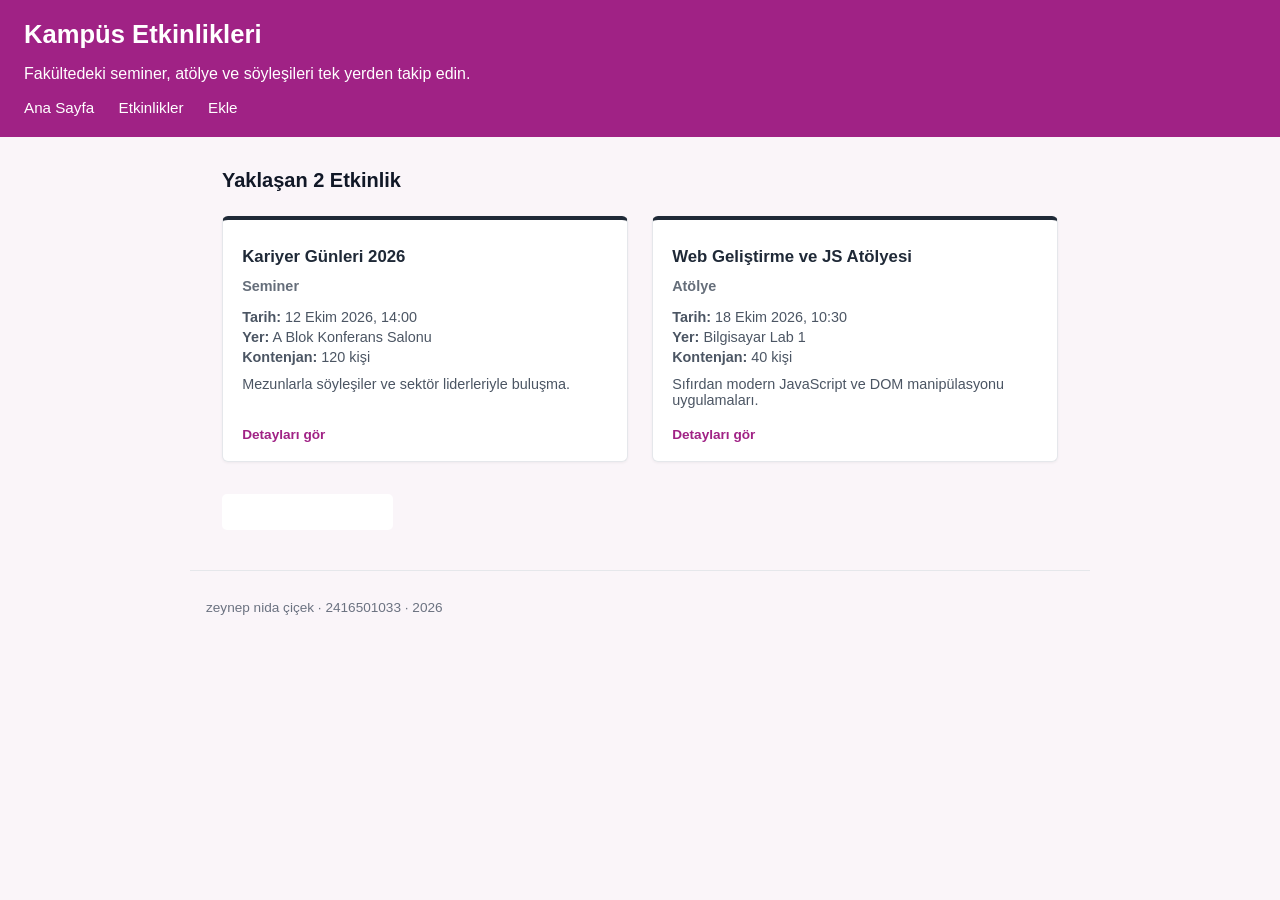
<file: index.html>
<!DOCTYPE html>
<html lang="tr">
<head>
  <meta charset="UTF-8">
  <meta name="viewport" content="width=device-width, initial-scale=1.0">
  <title>Kampüs Etkinlikleri</title>
  <link rel="stylesheet" href="2416501033.css">
  <script type="module" src="js/event-list.js"></script>
</head>
<body>

  <header>
    <h1>Kampüs Etkinlikleri</h1>
    <p>Fakültedeki seminer, atölye ve söyleşileri tek yerden takip edin.</p>
    <nav>
      <a href="index.html" class="active">Ana Sayfa</a>
      <a href="etkinlikler.html">Etkinlikler</a>
      <a href="etkinlik-ekle.html">Ekle</a>
    </nav>
  </header>

  <main>
    <div class="ana-sayfa-icerik">
      <h2>Yaklaşan 2 Etkinlik</h2>

      <!-- JS'in 2 kartı basacağı alan -->
      <section id="etkinlik-listesi" class="etkinlik-listesi" data-limit="2"></section>

      <div class="tumunu-gor-alani">
        <a href="etkinlikler.html" class="btn-tumunu-gor">Tüm etkinlikleri gör</a>
      </div>
    </div>
  </main>

  <footer>
    <p>zeynep nida çiçek · 2416501033 · 2026</p>
  </footer>

</body>
</html>
</file>
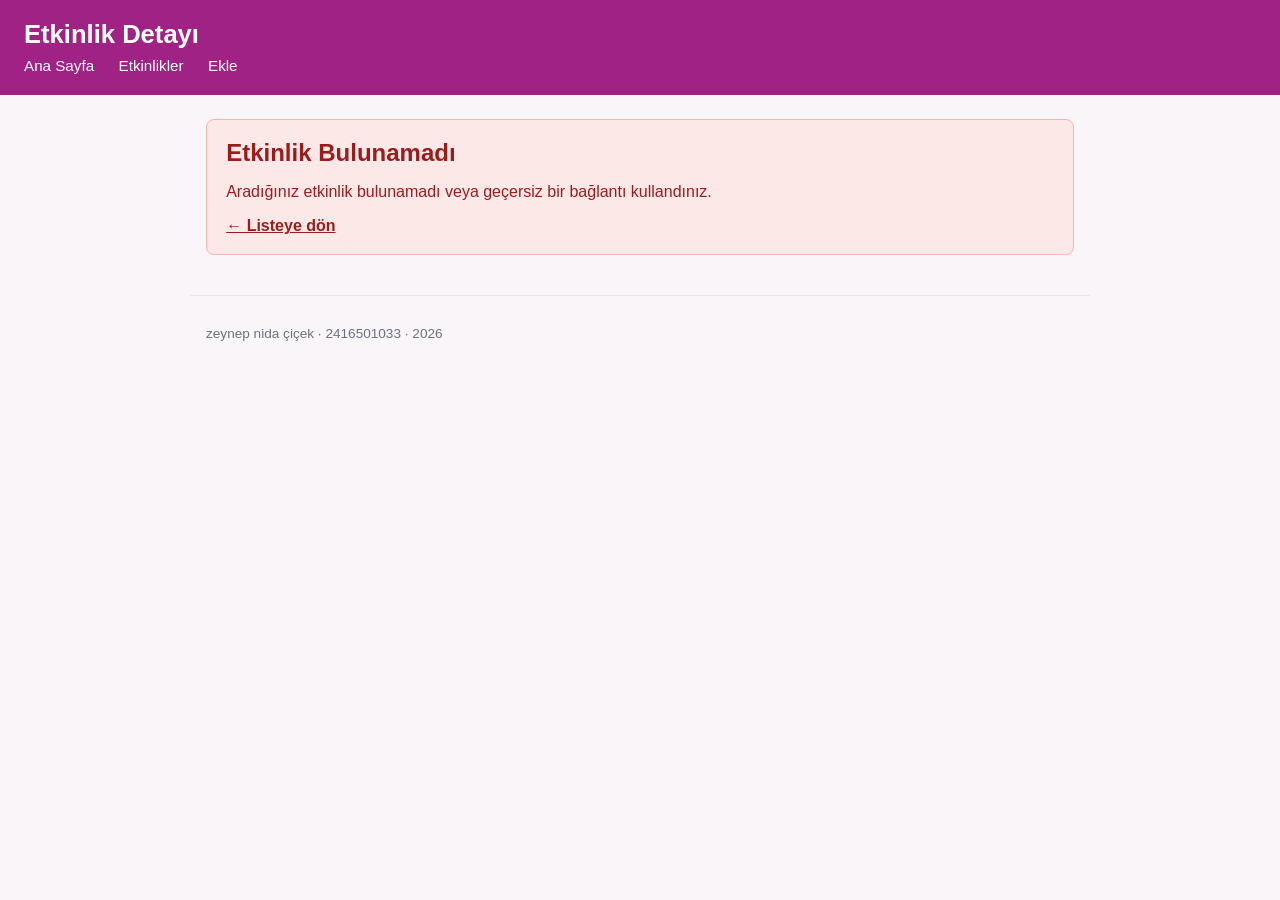
<file: etkinlik-detay.html>
<!DOCTYPE html>
<html lang="tr">
<head>
  <meta charset="UTF-8">
  <meta name="viewport" content="width=device-width, initial-scale=1.0">
  <title>Etkinlik Detayı</title>
  <link rel="stylesheet" href="2416501033.css">
  <script type="module" src="js/event-detail.js"></script>
</head>
<body>

  <header>
    <h1 id="baslik">Etkinlik Detayı</h1>
    <nav>
      <a href="index.html">Ana Sayfa</a>
      <a href="etkinlikler.html">Etkinlikler</a>
      <a href="etkinlik-ekle.html">Ekle</a>
    </nav>
  </header>

  <main>
    <!-- Adım 8 gereği id="detay" olan boş container -->
    <div id="detay"></div>
  </main>

  <footer>
    <p>zeynep nida çiçek · 2416501033 · 2026</p>
  </footer>

</body>
</html>
</file>
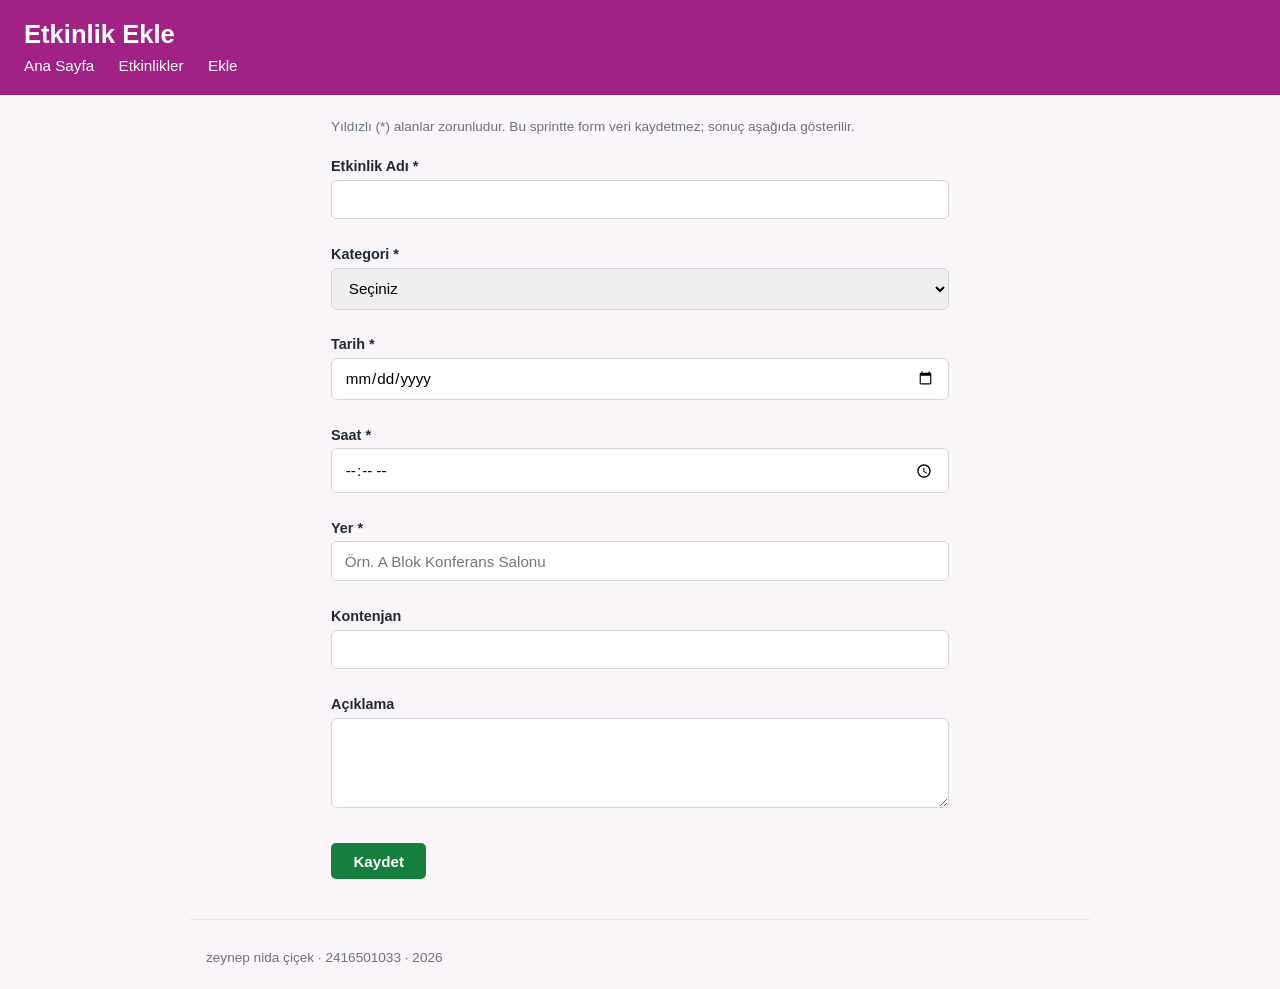
<file: etkinlik-ekle.html>
<!DOCTYPE html>
<html lang="tr">
<head>
  <meta charset="UTF-8">
  <meta name="viewport" content="width=device-width, initial-scale=1.0">
  <title>Etkinlik Ekle</title>
  <link rel="stylesheet" href="2416501033.css">
  <script type="module" src="js/event-form.js"></script>
</head>
<body>

  <header>
    <h1>Etkinlik Ekle</h1>
    <nav>
      <a href="index.html">Ana Sayfa</a>
      <a href="etkinlikler.html">Etkinlikler</a>
      <a href="etkinlik-ekle.html" class="active">Ekle</a>
    </nav>
  </header>

  <main class="form-sayfasi">
    <p class="bilgi-notu">Yıldızlı (*) alanlar zorunludur. Bu sprintte form veri kaydetmez; sonuç aşağıda gösterilir.</p>

    <form id="etkinlik-formu" novalidate>
      <div class="form-grup">
        <label for="ad">Etkinlik Adı *</label>
        <input type="text" id="ad" name="ad">
        <span id="ad-hata" class="hata-mesaj"></span>
      </div>

      <div class="form-grup">
        <label for="kategori">Kategori *</label>
        <select id="kategori" name="kategori">
          <option value="">Seçiniz</option>
          <option value="Seminer">Seminer</option>
          <option value="Atölye">Atölye</option>
          <option value="Söyleşi">Söyleşi</option>
        </select>
        <span id="kategori-hata" class="hata-mesaj"></span>
      </div>

      <div class="form-grup">
        <label for="tarih">Tarih *</label>
        <input type="date" id="tarih" name="tarih">
        <span id="tarih-hata" class="hata-mesaj"></span>
      </div>

      <div class="form-grup">
        <label for="saat">Saat *</label>
        <input type="time" id="saat" name="saat">
        <span id="saat-hata" class="hata-mesaj"></span>
      </div>

      <div class="form-grup">
        <label for="yer">Yer *</label>
        <input type="text" id="yer" name="yer" placeholder="Örn. A Blok Konferans Salonu">
        <span id="yer-hata" class="hata-mesaj"></span>
      </div>

      <div class="form-grup">
        <label for="kapasite">Kontenjan</label>
        <input type="number" id="kapasite" name="kapasite">
        <span id="kapasite-hata" class="hata-mesaj"></span>
      </div>

      <div class="form-grup">
        <label for="aciklama">Açıklama</label>
        <textarea id="aciklama" name="aciklama" rows="4"></textarea>
        <span id="aciklama-hata" class="hata-mesaj"></span>
      </div>

      <button type="submit" class="btn-kaydet">Kaydet</button>
    </form>
    <div id="form-mesaj"></div>
  </main>

  <footer>
    <p>zeynep nida çiçek · 2416501033 · 2026</p>
  </footer>

</body>
</html>
</file>
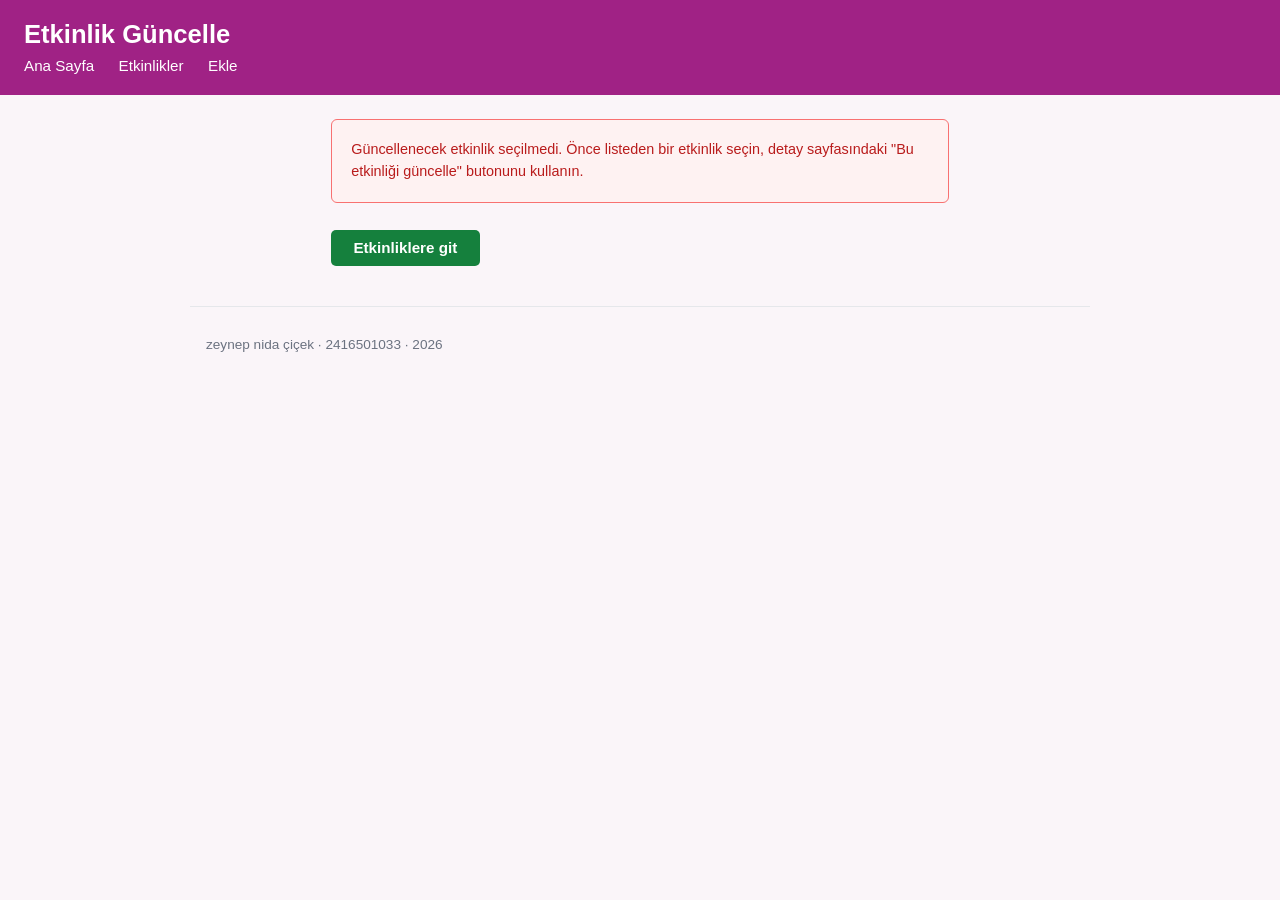
<file: etkinlik-guncelle.html>
<!DOCTYPE html>
<html lang="tr">
<head>
  <meta charset="UTF-8">
  <meta name="viewport" content="width=device-width, initial-scale=1.0">
  <title>Etkinlik Güncelle</title>
  <link rel="stylesheet" href="2416501033.css">
  <script type="module" src="js/event-form.js"></script>
</head>
<body>

  <header>
    <h1>Etkinlik Güncelle</h1>
    <nav>
      <a href="index.html">Ana Sayfa</a>
      <a href="etkinlikler.html">Etkinlikler</a>
      <a href="etkinlik-ekle.html">Ekle</a>
    </nav>
  </header>

  <main class="form-sayfasi">
    <!-- id yoksa JS buraya kırmızı uyarı kutusunu koyacak -->
    <div id="guncelle-uyari"></div>

    <!-- id varsa bu form görünecek, yoksa JS formu gizleyecek -->
    <div id="guncelle-form-kapsayici">
      <p class="bilgi-notu">Alanlar mevcut etkinliğin bilgileriyle dolu gelir. Bu sprintte form veri güncellemez.</p>

      <form id="etkinlik-formu" novalidate>
        <div class="form-grup">
          <label for="ad">Etkinlik Adı *</label>
          <input type="text" id="ad" name="ad">
          <span id="ad-hata" class="hata-mesaj"></span>
        </div>

        <div class="form-grup">
          <label for="kategori">Kategori *</label>
          <select id="kategori" name="kategori">
            <option value="">Seçiniz</option>
            <option value="Seminer">Seminer</option>
            <option value="Atölye">Atölye</option>
            <option value="Söyleşi">Söyleşi</option>
          </select>
          <span id="kategori-hata" class="hata-mesaj"></span>
        </div>

        <div class="form-grup">
          <label for="tarih">Tarih *</label>
          <input type="date" id="tarih" name="tarih">
          <span id="tarih-hata" class="hata-mesaj"></span>
        </div>

        <div class="form-grup">
          <label for="saat">Saat *</label>
          <input type="time" id="saat" name="saat">
          <span id="saat-hata" class="hata-mesaj"></span>
        </div>

        <div class="form-grup">
          <label for="yer">Yer *</label>
          <input type="text" id="yer" name="yer" placeholder="Örn. A Blok Konferans Salonu">
          <span id="yer-hata" class="hata-mesaj"></span>
        </div>

        <div class="form-grup">
          <label for="kapasite">Kontenjan</label>
          <input type="number" id="kapasite" name="kapasite">
          <span id="kapasite-hata" class="hata-mesaj"></span>
        </div>

        <div class="form-grup">
          <label for="aciklama">Açıklama</label>
          <textarea id="aciklama" name="aciklama" rows="4"></textarea>
          <span id="aciklama-hata" class="hata-mesaj"></span>
        </div>

        <button type="submit" class="btn-kaydet">Güncelle</button>
      </form>

      <div id="form-mesaj"></div>
    </div>
  </main>

  <footer>
    <p>zeynep nida çiçek · 2416501033 · 2026</p>
  </footer>

</body>
</html>
</file>
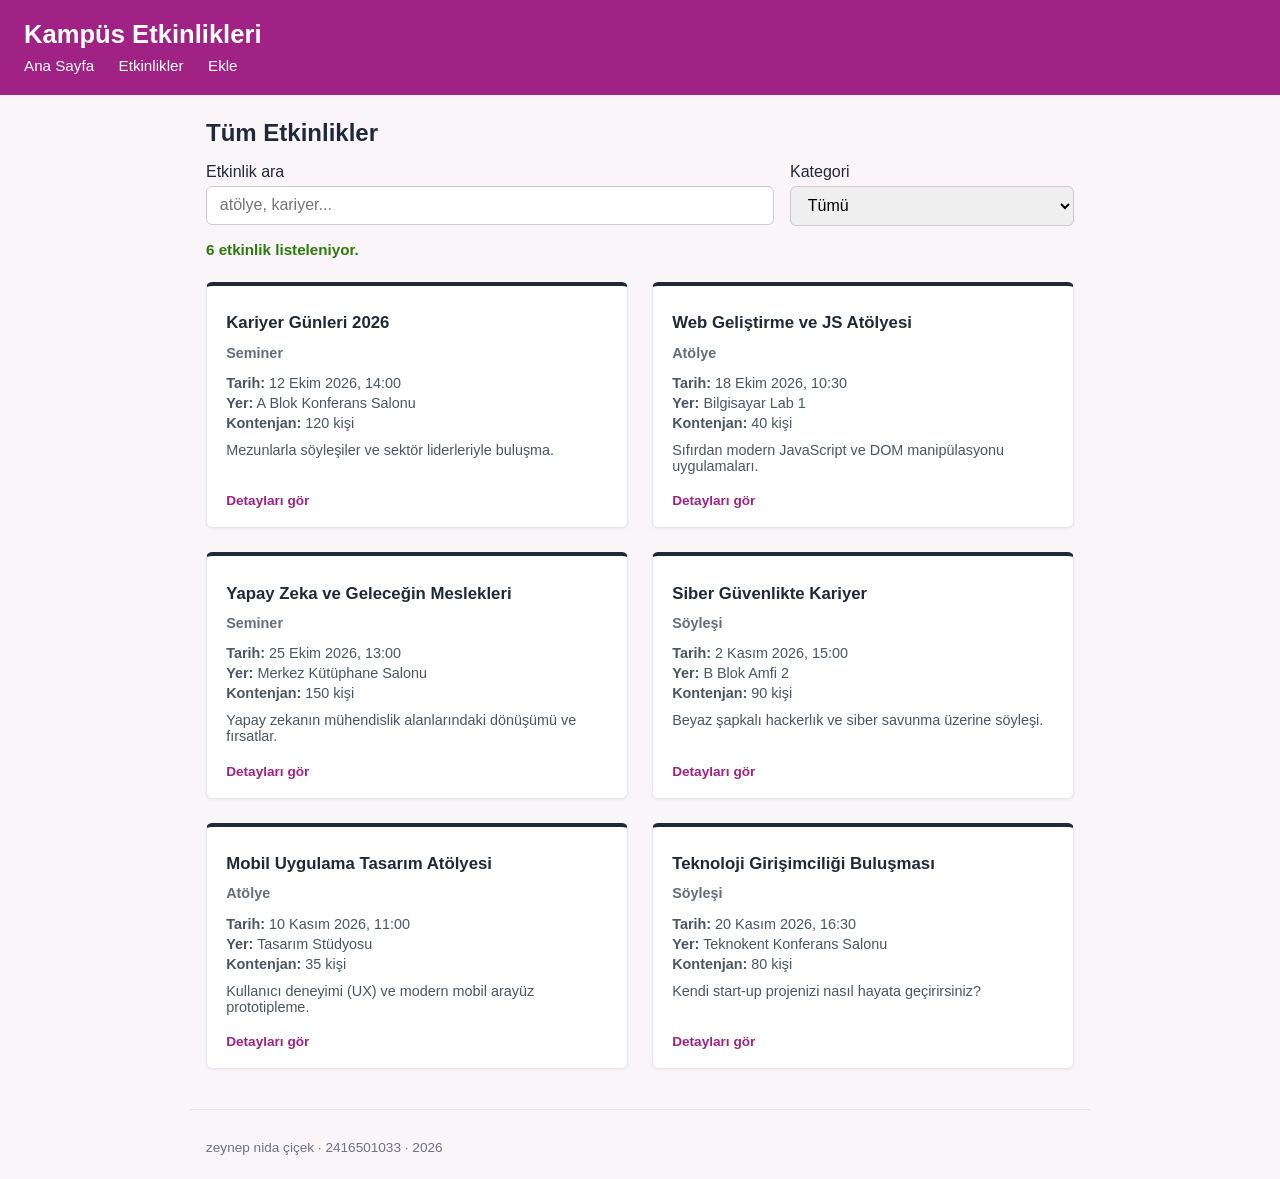
<file: etkinlikler.html>
<!DOCTYPE html>
<html lang="tr">
<head>
  <meta charset="UTF-8">
  <meta name="viewport" content="width=device-width, initial-scale=1.0">
  <title>Tüm Etkinlikler</title>
  <link rel="stylesheet" href="2416501033.css">
  <script type="module" src="js/event-list.js"></script>
</head>
<body>

  <header>
    <h1>Kampüs Etkinlikleri</h1>
    <nav>
      <a href="index.html">Ana Sayfa</a>
      <a href="etkinlikler.html">Etkinlikler</a>
      <a href="etkinlik-ekle.html">Ekle</a>
    </nav>
  </header>

  <main>
    <h2>Tüm Etkinlikler</h2>


    <form id="filtre-formu" class="filtre">
      <div class="filtre-grup">
        <label for="arama">Etkinlik ara</label>
        <input type="search" id="arama" placeholder="atölye, kariyer...">
      </div>

      <div class="filtre-grup">
        <label for="kategori-filtre">Kategori</label>
        <select id="kategori-filtre">
          <option value="">Tümü</option>
        </select>
      </div>
    </form>
    <p id="sonuc"></p>

    
    <section id="etkinlik-listesi" class="etkinlik-listesi"></section>
  </main>

  <footer>
    <p>zeynep nida çiçek · 2416501033 · 2026</p>
  </footer>

</body>
</html>
</file>
<file: 2416501033.css>
/* Zeynep Nida Çiçek-2416501033 */
:root {
  --no: 2416501033;
  --ton: mod(var(--no), 360);
  --renk-ana: hsl(var(--ton) 65% 38%);
  --renk-zemin: hsl(var(--ton) 30% 97%);
  --font: "Trebuchet MS", sans-serif;
  --bosluk-m: 1rem;  --kose: 8px;
}
body { font-family: var(--font); }

body {
  font-family: var(--font);
  background-color: var(--renk-zemin);
  margin: 0;
  padding: 0;
  color: #1f2937;
}
header {
  background-color: var(--renk-ana);
  color: #ffffff;
  padding: 1.25rem 1.5rem;
}
* {
  box-sizing: border-box;
}

header h1 {
  margin: 0 0 0.5rem 0;
  font-size: 1.6rem;
  color: #ffffff;
}

header nav a {
  color: #ffffff;
  text-decoration: none;
  margin-right: 1.25rem;
  font-size: 0.95rem;
}

header nav a:hover {
  text-decoration: underline;
}

main {
  max-width: 900px;
  margin: 1.5rem auto;
  padding: 0 1rem;
}

main h2 {
  margin-top: 0;
  margin-bottom: 1rem;
}

/* Grid Kartlar */
.etkinlikler {
  display: grid;
  gap: var(--bosluk-m);
  grid-template-columns: 1fr;
}

@media (min-width: 650px) {
  .etkinlikler {
    grid-template-columns: repeat(3, 1fr);
  }
}

.kart {
  background: #ffffff;
  border: 1px solid #d1d5db;
  border-radius: var(--kose);
  padding: var(--bosluk-m);
}

.kart h3 {
  margin-top: 0;
  margin-bottom: 0.4rem;
  font-size: 1.1rem;
}

.kart p {
  color: #4b5563;
  margin: 0.2rem 0;
  font-size: 0.9rem;
}

.kart a {
  display: inline-block;
  margin-top: 0.5rem;
  color: var(--renk-ana);
  text-decoration: none;
  font-weight: bold;
}

footer {
  max-width: 900px;
  margin: 2.5rem auto 1.5rem auto;
  padding: 1rem 1rem 0 1rem;
  border-top: 1px solid #e5e7eb;
  font-size: 0.85rem;
  color: #6b7280;
}
.images-alani image{
  width: 100%;
  max-height: 250px;
  object-fit: cover;
  border-radius: var(--kose);
  display: block;
}
.filtre {
  display: grid;
  grid-template-columns: 1fr; 
  gap: 1rem;
  margin-bottom: 0.5rem;
}

.filtre-grup {
  display: flex;
  flex-direction: column;
  gap: 0.3rem;
}

.filtre-grup input,
.filtre-grup select {
  padding: 0.6rem 0.8rem;
  border: 1px solid #ccc;
  border-radius: 6px;
  font-size: 1rem;
}

#sonuc {
  font-size: 0.95rem;
  color: #2b7a0b;
  font-weight: 600;
  margin-bottom: 1.5rem;
}

@media (min-width: 600px) {
  .filtre {
    grid-template-columns: 2fr 1fr;
  }
}

.hata-mesaj {
  display: block;
  color: #e02424;
  font-size: 0.85rem;
  margin-top: 4px;
}

[aria-invalid="true"] {
  border-color: #e02424 !important;
  background-color: #fdf2f2;
}
/* SPRINT 3 GÖRÜNÜM UYUMLULUĞU */

/* Kart Stilleri */
.etkinlik-listesi {
  display: grid;
  grid-template-columns: repeat(auto-fit, minmax(280px, 1fr));
  gap: 1.5rem;
  margin: 1.5rem 0;
}

.kart {
  border: 1px solid #d1d5db;
  border-radius: 6px;
  padding: 1.2rem;
  background: #ffffff;
  display: flex;
  flex-direction: column;
  gap: 0.4rem;
}

.kategori-etiket {
  color: #15803d;
  font-weight: 600;
  font-size: 0.9rem;
  margin: 0;
}

.bilgi-satir {
  font-size: 0.88rem;
  color: #374151;
  margin: 0;
}

.aciklama {
  font-size: 0.85rem;
  color: #4b5563;
  margin-top: 0.4rem;
  flex-grow: 1;
}

.detay-link {
  color: #15803d;
  font-weight: bold;
  text-decoration: underline;
  margin-top: 0.8rem;
  font-size: 0.9rem;
}

/* Butonlar */
.btn-primary, .btn-secondary {
  display: inline-block;
  padding: 0.5rem 1rem;
  border-radius: 4px;
  text-decoration: none;
  font-size: 0.9rem;
  font-weight: 600;
  border: none;
  cursor: pointer;
}

.btn-primary {
  background-color: #15803d;
  color: white;
}

.btn-secondary {
  background-color: #15803d;
  color: white;
}

.buton-alani {
  margin-top: 1.5rem;
}

/* Detay Sayfası Yerleşimi (Afiş solda, Künye sağda) */
.detay-izgara {
  display: grid;
  grid-template-columns: 1fr;
  gap: 2rem;
  margin-top: 1.5rem;
}

@media (min-width: 768px) {
  .detay-izgara {
    grid-template-columns: 1.2fr 1fr;
  }
}

.afis-kutusu {
  background-color: #1e293b;
  color: white;
  padding: 3rem 1.5rem;
  border-radius: 6px;
  text-align: center;
}

.detay-afis figcaption {
  font-size: 0.8rem;
  color: #6b7280;
  margin-top: 0.4rem;
}

.detay-kunye-alani {
  border: 1px solid #e5e7eb;
  padding: 1rem 1.5rem;
  border-radius: 6px;
  height: fit-content;
}

.kunye-dl {
  display: grid;
  grid-template-columns: auto 1fr;
  gap: 0.6rem 1.2rem;
  font-size: 0.9rem;
}

.kunye-dl dt {
  font-weight: 600;
  color: #4b5563;
}

.detay-aciklama-alani {
  margin-top: 1.5rem;
}

.detay-butonlar {
  display: flex;
  gap: 1rem;
  margin-top: 1rem;
}
/* FORM SAYFASI STİLLERİ */
.form-sayfasi {
  max-width: 650px;
  margin: 1.5rem auto;
  padding: 0 1rem;
}

.bilgi-notu {
  font-size: 0.85rem;
  color: #6b7280;
  margin-bottom: 1.5rem;
}

#etkinlik-formu {
  display: flex;
  flex-direction: column;
  gap: 1.2rem;
}

.form-grup {
  display: flex;
  flex-direction: column;
  gap: 0.35rem;
  width: 100%;
}

.form-grup label {
  font-weight: 600;
  font-size: 0.9rem;
  color: #1f2937;
}

.form-grup input,
.form-grup select,
.form-grup textarea {
  width: 100%;
  padding: 0.65rem 0.8rem;
  border: 1px solid #d1d5db;
  border-radius: 6px;
  font-size: 0.95rem;
  box-sizing: border-box;
  font-family: inherit;
}

.form-grup textarea {
  resize: vertical;
}

/* Hata durumunda kırmızı çerçeve */
[aria-invalid="true"] {
  border-color: #e02424 !important;
  background-color: #fff8f8;
}

.hata-mesaj {
  color: #e02424;
  font-size: 0.78rem;
  margin-top: 2px;
}

/* Buton */
.btn-kaydet {
  background-color: #15803d;
  color: #ffffff;
  padding: 0.6rem 1.4rem;
  border: none;
  border-radius: 5px;
  font-size: 0.95rem;
  font-weight: 600;
  cursor: pointer;
  align-self: flex-start;
  margin-top: 0.5rem;
}

.basari-kutu {
  margin-top: 1.5rem;
  border: 1.5px solid #22c55e;
  border-radius: 6px;
  padding: 1rem 1.2rem;
  background-color: #ffffff;
}

.basari-kutu p {
  color: #15803d;
  font-size: 0.85rem;
  font-weight: 600;
  margin: 0 0 0.5rem 0;
}

.basari-kutu pre {
  margin: 0;
  font-family: monospace;
  font-size: 0.85rem;
  color: #111827;
  white-space: pre-wrap;
}
/* ANA SAYFA VE KART DÜZENİ */
.ana-sayfa-icerik {
  max-width: 900px;
  margin: 2rem auto;
  padding: 0 1rem;
}

.ana-sayfa-icerik h2 {
  font-size: 1.25rem;
  font-weight: 700;
  margin-bottom: 1.2rem;
  color: #111827;
}

.etkinlik-listesi {
  display: grid;
  grid-template-columns: repeat(auto-fit, minmax(320px, 1fr));
  gap: 1.5rem;
}

.kart {
  background: #ffffff;
  border: 1px solid #e5e7eb;
  border-top: 4px solid currentColor; /* Slaytta kartın üstünde tema rengi çizgi var */
  border-radius: 6px;
  padding: 1.2rem;
  display: flex;
  flex-direction: column;
  gap: 0.5rem;
  box-shadow: 0 1px 3px rgba(0,0,0,0.05);
}

.kart h3 {
  margin: 0;
  font-size: 1.05rem;
  font-weight: 700;
}

.kart-kategori {
  margin: 0;
  font-size: 0.85rem;
  font-weight: 600;
  opacity: 0.85;
}

.kart-detaylar {
  font-size: 0.85rem;
  color: #4b5563;
  display: flex;
  flex-direction: column;
  gap: 0.25rem;
  margin-top: 0.2rem;
}

.kart-detaylar p {
  margin: 0;
}

.kart-aciklama {
  font-size: 0.85rem;
  color: #4b5563;
  margin: 0.5rem 0 0.8rem 0;
  flex-grow: 1;
}

.kart-detay-link {
  font-size: 0.85rem;
  font-weight: 600;
  text-decoration: underline;
  align-self: flex-start;
}

.tumunu-gor-alani {
  margin-top: 2rem;
}

.btn-tumunu-gor {
  display: inline-block;
  background-color: currentColor; /* veya ana temanın rengi */
  color: #ffffff;
  padding: 0.6rem 1.2rem;
  border-radius: 5px;
  text-decoration: none;
  font-size: 0.9rem;
  font-weight: 600;
}
/* DETAY SAYFASI ÖZEL TASARIMI (Slayt Çıktısı 5/7) */
.detay-kapsayici {
  max-width: 900px;
  margin: 1.5rem auto;
  padding: 0 1rem;
}

.detay-ust-izgara {
  display: grid;
  grid-template-columns: 1fr;
  gap: 2rem;
}

@media (min-width: 768px) {
  .detay-ust-izgara {
    grid-template-columns: 1.2fr 1fr; /* Afiş solda geniş, künye sağda */
  }
}

/* Sol Taraf: Afiş Kartı */
.afis-alani {
  margin: 0;
}

.afis-cerceve {
  background-color: #1a2238;
  padding: 12px;
  border-radius: 4px;
}

.afis-kutu {
  border: 2px solid #e28743;
  padding: 3rem 1.5rem;
  text-align: center;
  color: #ffffff;
}

.afis-kutu h3 {
  margin: 0;
  font-size: 1.4rem;
  font-weight: 500;
  letter-spacing: 0.5px;
}

.afis-yil {
  margin: 0.8rem 0;
  font-size: 1.1rem;
  opacity: 0.9;
}

.afis-alt-bilgi {
  margin: 1.5rem 0 0 0;
  font-size: 0.85rem;
  color: #cbd5e1;
}

.afis-alani figcaption {
  font-size: 0.75rem;
  color: #6b7280;
  margin-top: 0.4rem;
  font-style: italic;
}

/* Sağ Taraf: Künye */
.kunye-kutusu {
  background: #ffffff;
  border: 1px solid #e5e7eb;
  border-radius: 6px;
  padding: 1.2rem 1.5rem;
  height: fit-content;
  box-shadow: 0 1px 3px rgba(0,0,0,0.04);
}

.kunye-kutusu h3 {
  margin-top: 0;
  margin-bottom: 1rem;
  font-size: 1.05rem;
  color: #111827;
}

.kunye-tablo {
  width: 100%;
  border-collapse: collapse;
  font-size: 0.88rem;
}

.kunye-tablo td {
  padding: 0.5rem 0.3rem;
  vertical-align: top;
}

.kunye-tablo td:first-child {
  width: 90px;
  color: #4b5563;
}

/* Alt Taraf: Açıklama ve Butonlar */
.aciklama-bolumu {
  margin-top: 2rem;
}

.aciklama-bolumu h3 {
  font-size: 1.1rem;
  margin-bottom: 0.5rem;
  color: #111827;
}

.aciklama-bolumu p {
  font-size: 0.9rem;
  color: #4b5563;
  line-height: 1.5;
  margin-bottom: 1.5rem;
}

.detay-buton-grubu {
  display: flex;
  gap: 0.8rem;
  flex-wrap: wrap;
}

.btn-detay-don,
.btn-detay-guncelle {
  display: inline-block;
  background-color: #15803d; 
  color: #ffffff !important;
  text-decoration: none !important;
  padding: 0.55rem 1.1rem;
  border-radius: 4px;
  font-size: 0.85rem;
  font-weight: 600;
  transition: opacity 0.2s;
}

.btn-detay-don:hover,
.btn-detay-guncelle:hover {
  opacity: 0.9;
}
</file>
